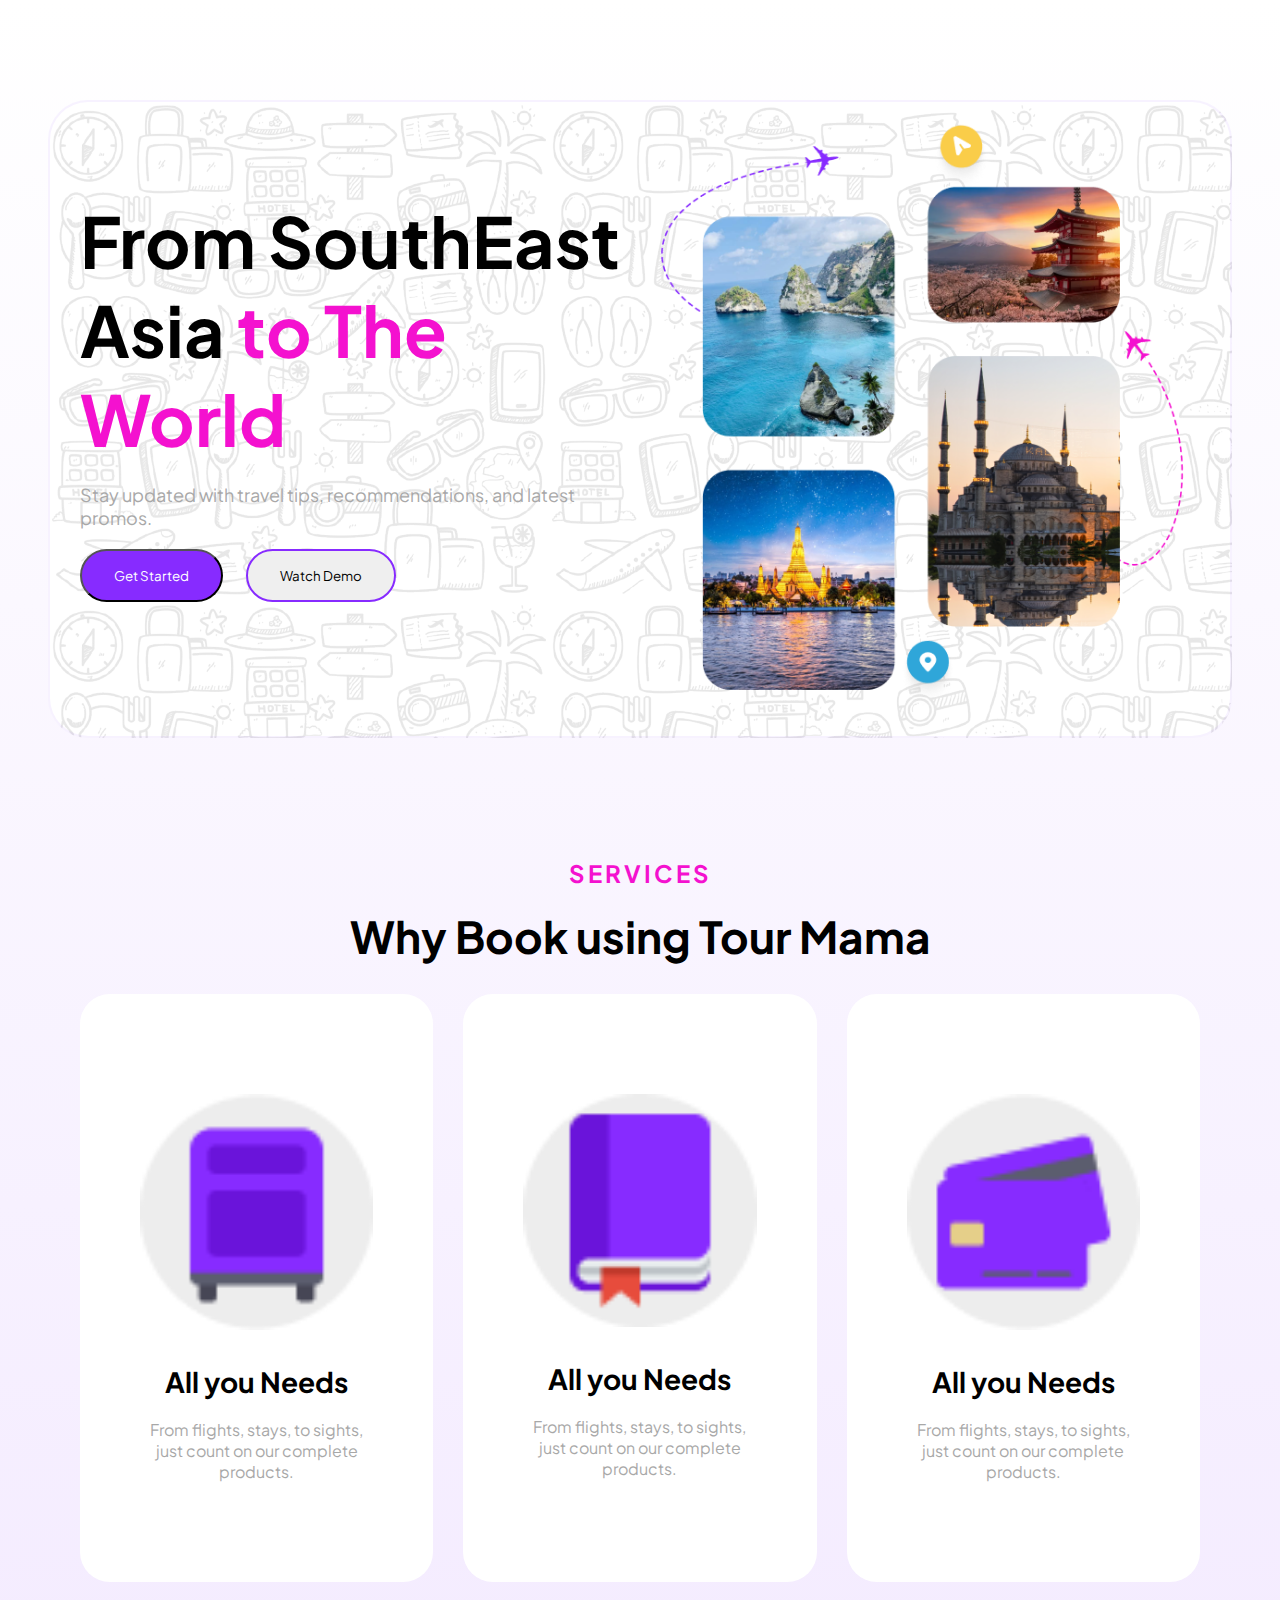
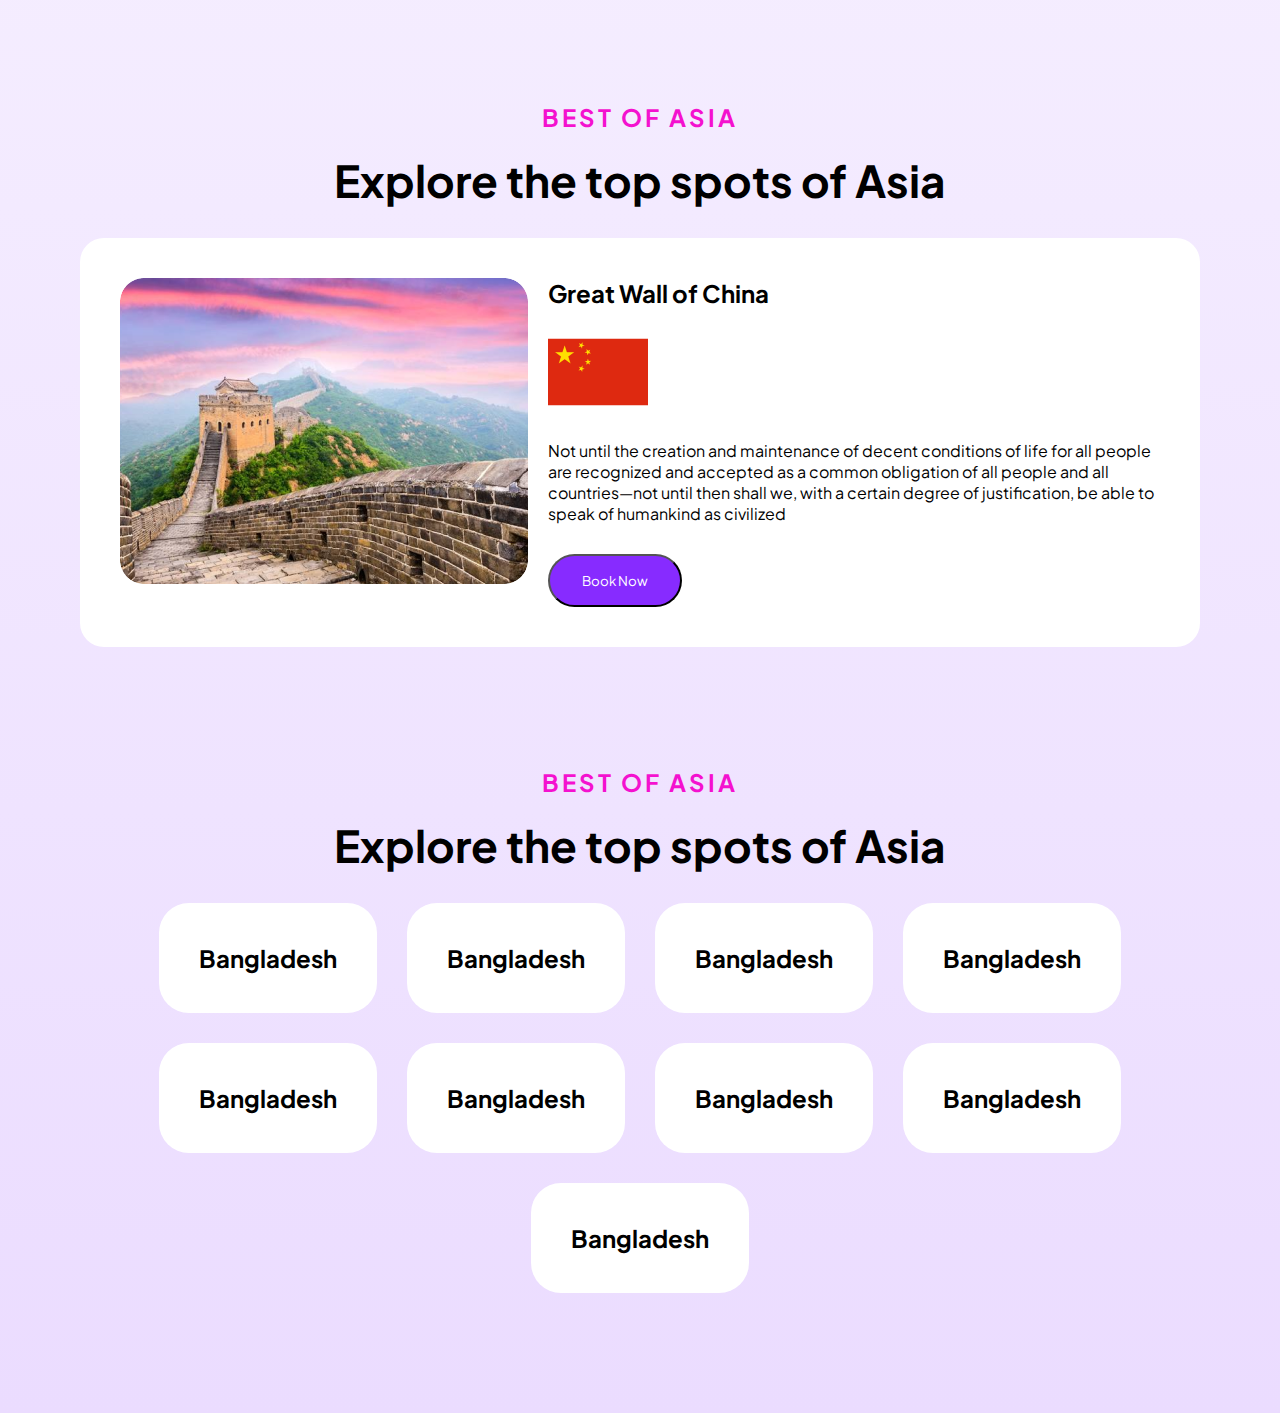
<file: index.html>
<!DOCTYPE html>
<html lang="en">
  <head>
    <meta charset="UTF-8" />
    <meta name="viewport" content="width=device-width, initial-scale=1.0" />

    <link rel="preconnect" href="https://fonts.googleapis.com" />
    <link rel="preconnect" href="https://fonts.gstatic.com" crossorigin />
    <link
      href="https://fonts.googleapis.com/css2?family=Plus+Jakarta+Sans:ital,wght@0,200..800;1,200..800&display=swap"
      rel="stylesheet"
    />
    <link rel="stylesheet" href="style/style.css" />
    <link rel="stylesheet" href="responsiv.css">

    <title>Tour MAMA | HOME</title>
  </head>
  <body>
    <div id="banner-container">
      <div id="banner">
        <!-- box 1  -->
        <div class="banner-content">
          <h1>From SouthEast Asia <span>to The World</span></h1>
          <p>
            Stay updated with travel tips, recommendations, and latest promos.
          </p>
          <div class="button-box">
            <button class="btn">Get Started</button>
            <button class="btn-white">Watch Demo</button>
          </div>
        </div>

        <!-- box 2  -->
        <div class="banner-image">
          <img src="images/hero.png" alt="banner-image" />
        </div>
      </div>
    </div>

    <div id="service-container">
      <div id="service">
        <div class="heading-content">
          <h4>Services</h4>
          <h2>Why Book using Tour Mama</h2>
        </div>
        <div id="service-card-container">
          <!-- card 1  -->
          <div class="service-card">
            <img src="images/bag.png" alt="" />
            <h2>All you Needs</h2>
            <p>
              From flights, stays, to sights, just count on our complete
              products.
            </p>
          </div>
          <!-- card 2  -->
          <div class="service-card">
            <img src="images/books.png" alt="" />
            <h2>All you Needs</h2>
            <p>
              From flights, stays, to sights, just count on our complete
              products.
            </p>
          </div>
          <!-- card 3  -->
          <div class="service-card">
            <img src="images/card.png" alt="" />
            <h2>All you Needs</h2>
            <p>
              From flights, stays, to sights, just count on our complete
              products.
            </p>
          </div>
        </div>
      </div>
    </div>

    <div id="story-container">
      <div id="story">
        <div class="heading-content">
          <h4>BEST OF ASIA</h4>
          <h2>Explore the top spots of Asia</h2>
        </div>
        <div id="story-card-container">
          <div class="story-card">
            <div class="story-image">
              <img src="images/chaina-wall.png" alt="" />
            </div>
            <div class="story-content">
              <h2>Great Wall of China</h2>
              <img src="images/chaina.png" alt="" />
              <p>
                Not until the creation and maintenance of decent conditions of
                life for all people are recognized and accepted as a common
                obligation of all people and all countries—not until then shall
                we, with a certain degree of justification, be able to speak of
                humankind as civilized
              </p>
              <button class="btn">Book Now</button>
            </div>
          </div>
        </div>
      </div>
    </div>

    <div id="country-container">
      <div id="country">
        <div class="heading-content">
          <h4>BEST OF ASIA</h4>
          <h2>Explore the top spots of Asia</h2>
        </div>
        <div id="country-card-container">
          <h2>Bangladesh</h2>
          <h2>Bangladesh</h2>
          <h2>Bangladesh</h2>
          <h2>Bangladesh</h2>
          <h2>Bangladesh</h2>
          <h2>Bangladesh</h2>
          <h2>Bangladesh</h2>
          <h2>Bangladesh</h2>
          <h2>Bangladesh</h2>
        </div>
      </div>
    </div>
  </body>
</html>
</file>
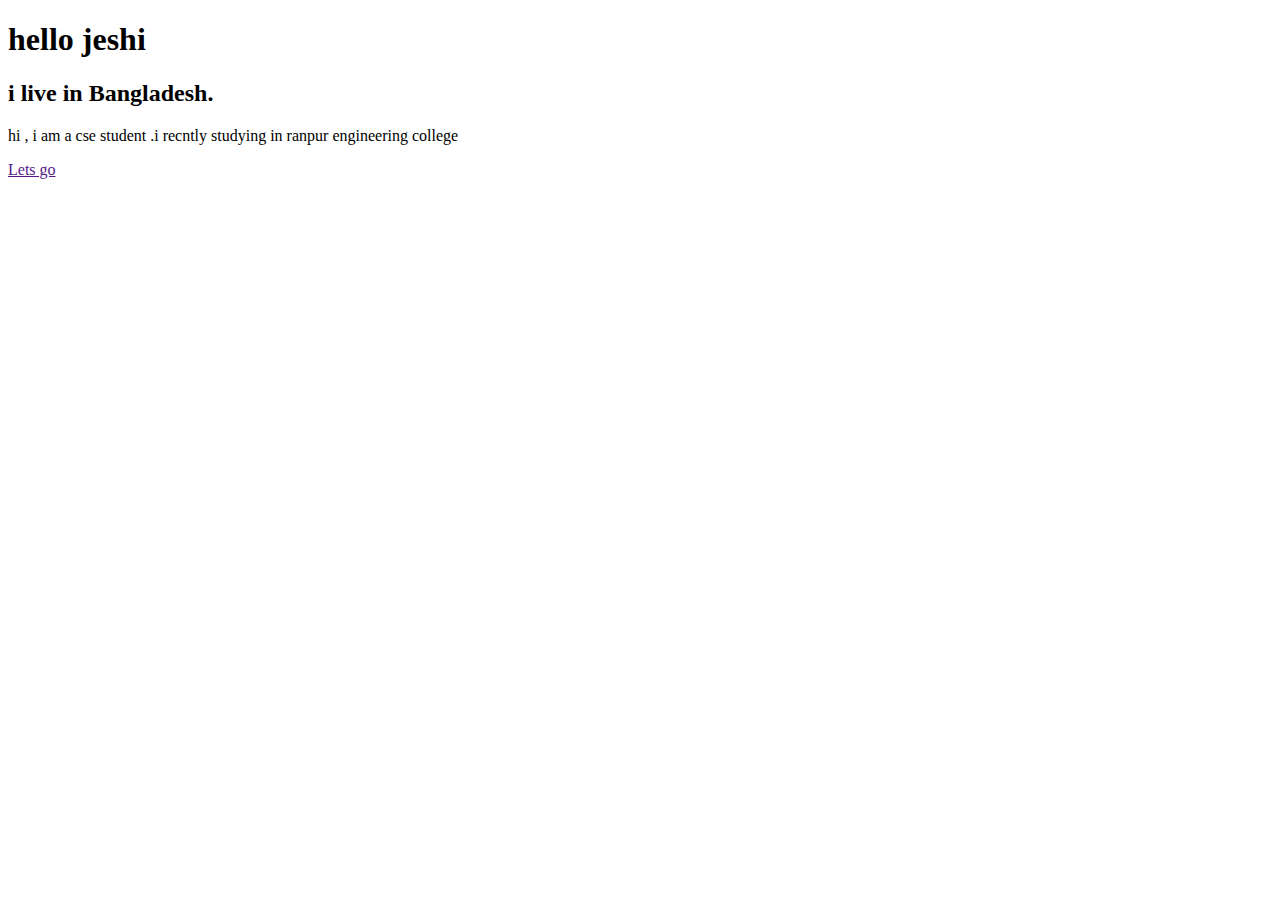
<file: my first website/index.html>
<!DOCTYPE html>
<html lang="en">
<head>
    <meta charset="UTF-8">
    <meta name="viewport" content="width=device-width, initial-scale=1.0">
    <title>Document</title>
</head>
<body>
    <h1> hello  jeshi </h2>
        <h2>i live in Bangladesh. </h2>
        <p> hi , i am a cse student .i recntly studying in
            ranpur engineering college
        </p>
        <a href="">Lets go</a>
</body>
</html>
</file>
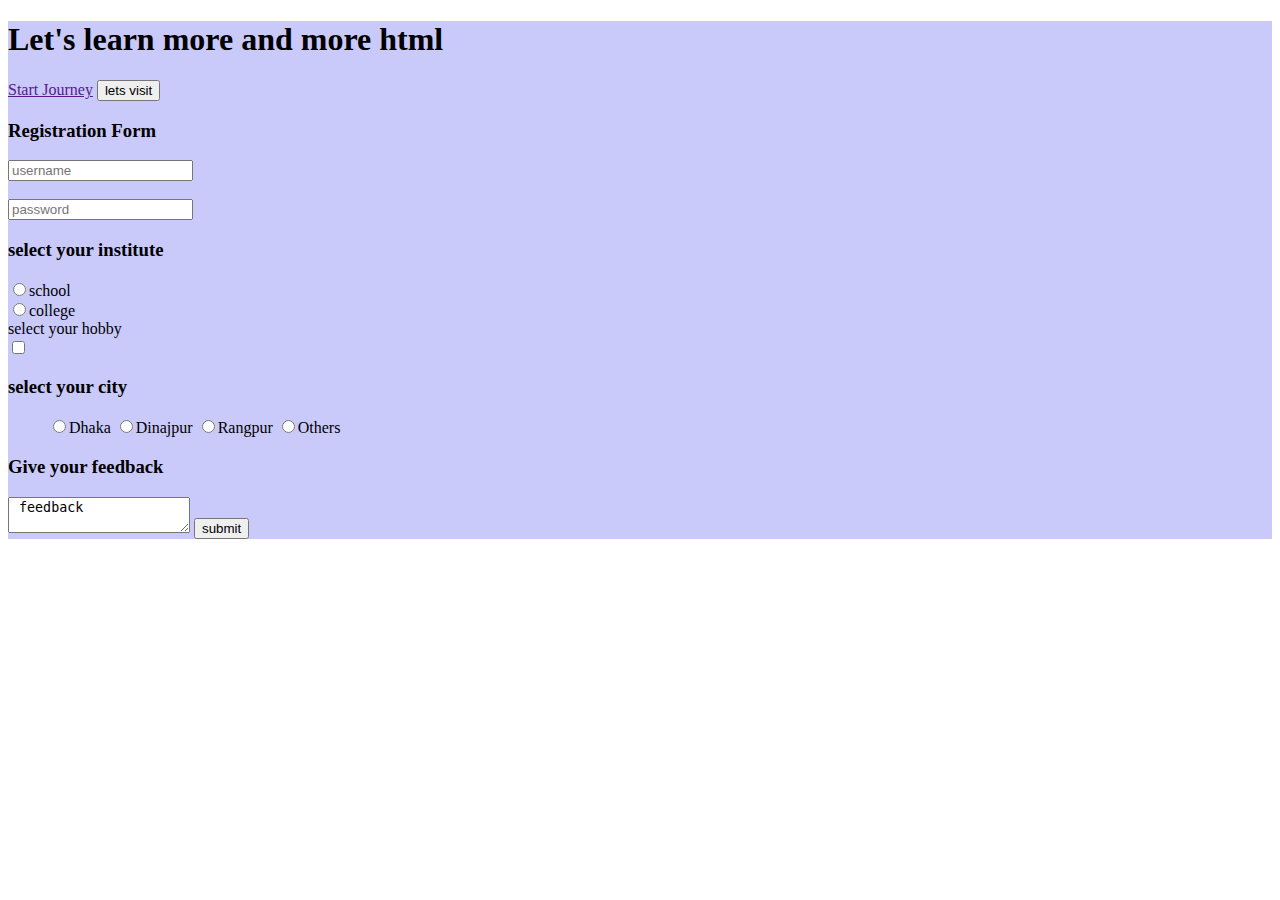
<file: My second website/index.html>
<!DOCTYPE html>
<html lang="en">
<head>
    <meta charset="UTF-8">
    <meta name="description" content="This is a page for learning"/>
    <meta name="keywords" content="html form div sementic">
    <meta name="auther" content=" Miftaul Jannat Jeshi">


    <meta name="viewport" content="width=device-width, initial-scale=1.0">
    <link rel="shortcut icon" href="Assets/home logo.png" type="image/x-icon">
    <title>My Second website</title>

</head>
<body>
    <div style="background-color: rgb(201, 201, 250);">
    <h1>Let's learn more and more html </h1>
    <a href="">Start Journey</a>
    <button>lets visit</button>
    <form action="/action.php">

        <h3>Registration Form</h3>
       <input type="text" placeholder="username">
       <br>
       <br>
       <input type="password" placeholder="password">
       <br>
       <h3>select your institute</h3>
       <label for="101">
       <input type="radio" value="school" name="school" id="101">school
       </label>
       <br>
       <label for="102">
       <input type="radio" value="college" name="college" id="102">college
       </label>
       <div>
        <labal for="">select your hobby</labal><br>
        <input type="checkbox"
       </div>
       <h3>select your city</h3> 
       <ul>
        <input type="radio" value="Dhaka" name="Dhaka" id="101">Dhaka
         <input type="radio" value="Dinajpur" name="Dinajpur" id="102">Dinajpur
         <input type="radio" value="Rangpur" name="Rangpur=" id="103">Rangpur
         <input type="radio" value="Others" name="Others" id="104">Others
       </ul>
       <h3>Give your feedback</h3>
       <textarea name="feedback" placeholder="please give your feedback"> feedback</textarea>
       
       <input type="submit" value="submit">



    </form>
    </div>
</body>
</html>
</file>
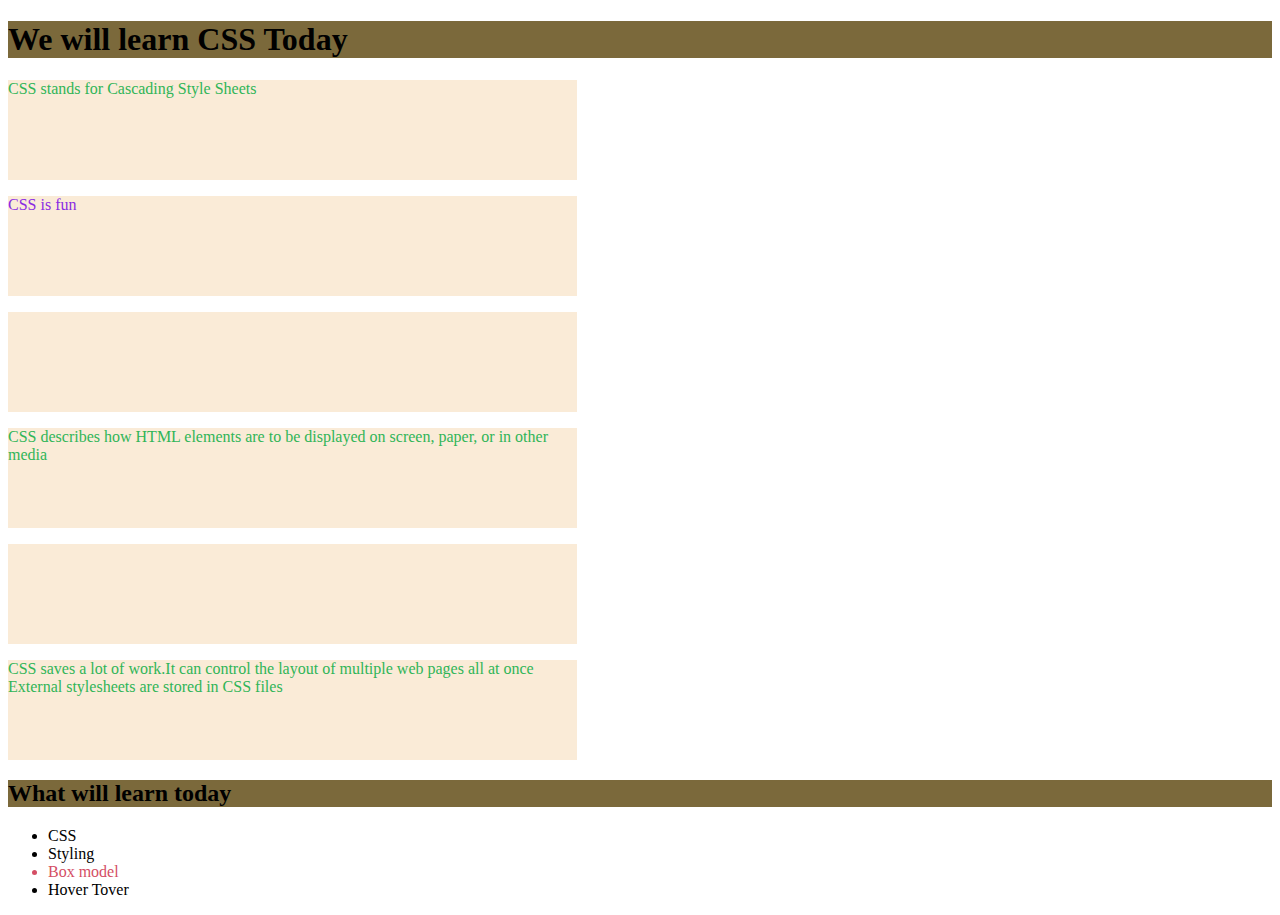
<file: My third website/index.html>
<!DOCTYPE html>
<html lang="en">
<head>
    <meta charset="UTF-8">
    <meta name="viewport" content="width=device-width,
     initial-scale=1.0">
    <title>Learn CSS | Home</title>
    <!-- internal/embedded -->
    <style>
        /* tag select */
       p {
        color:rgb(48, 181, 88);
        background-color: antiquewhite;
        width:45%;
        height:100px;
       } 
       #special-property {
        color: blueviolet;
       }
       /* class diye select korsi */
       .blue {
        color:rgb(212, 78, 100);
       }
       .underline {
        text-decoration: underline;
       }
       
       .underline span {
        color: blue;
       }
       h1,
       h2 {
        background-color: rgb(123, 105, 59);
       }
     


    </style>
</head>
<body>
    <!--inline style-->
    <h1>We will learn CSS Today</h1>
    <p>CSS stands for Cascading Style Sheets</p>
    <p id="special-property">CSS is fun</p>
    <p class="blue underline">
    <p>CSS describes how HTML <span>elements are to be displayed</span> on screen, paper, or in other media</p>
    <p class="blue"> 
    <p>CSS saves a lot of work.<span>It can control the layout</span>  of multiple web pages all at once
External stylesheets are stored in CSS files</p>
<h2>What will learn today</h2>
<ul>
    <li>CSS</li>
    <li>Styling</li>
    <li class="blue">Box model</li>
    <li>Hover Tover</li>

</ul>
</body>
</html>
</file>
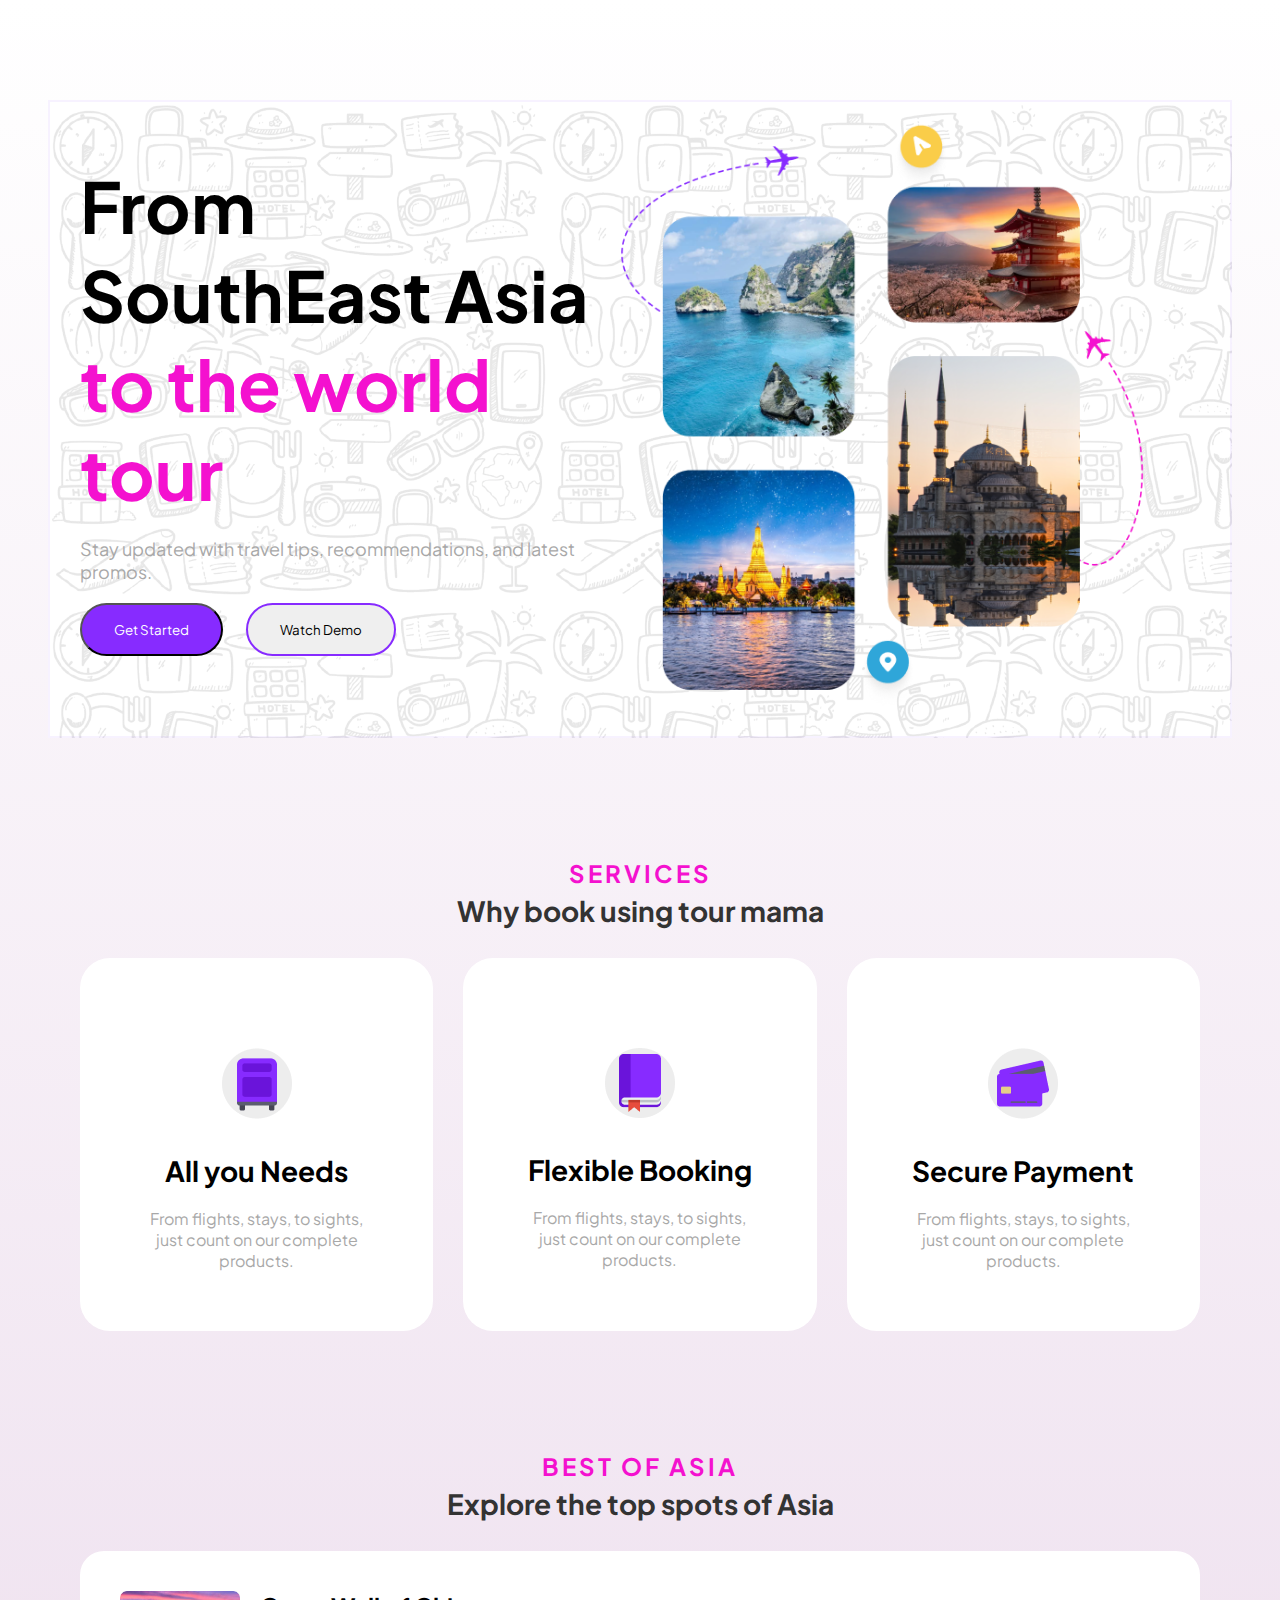
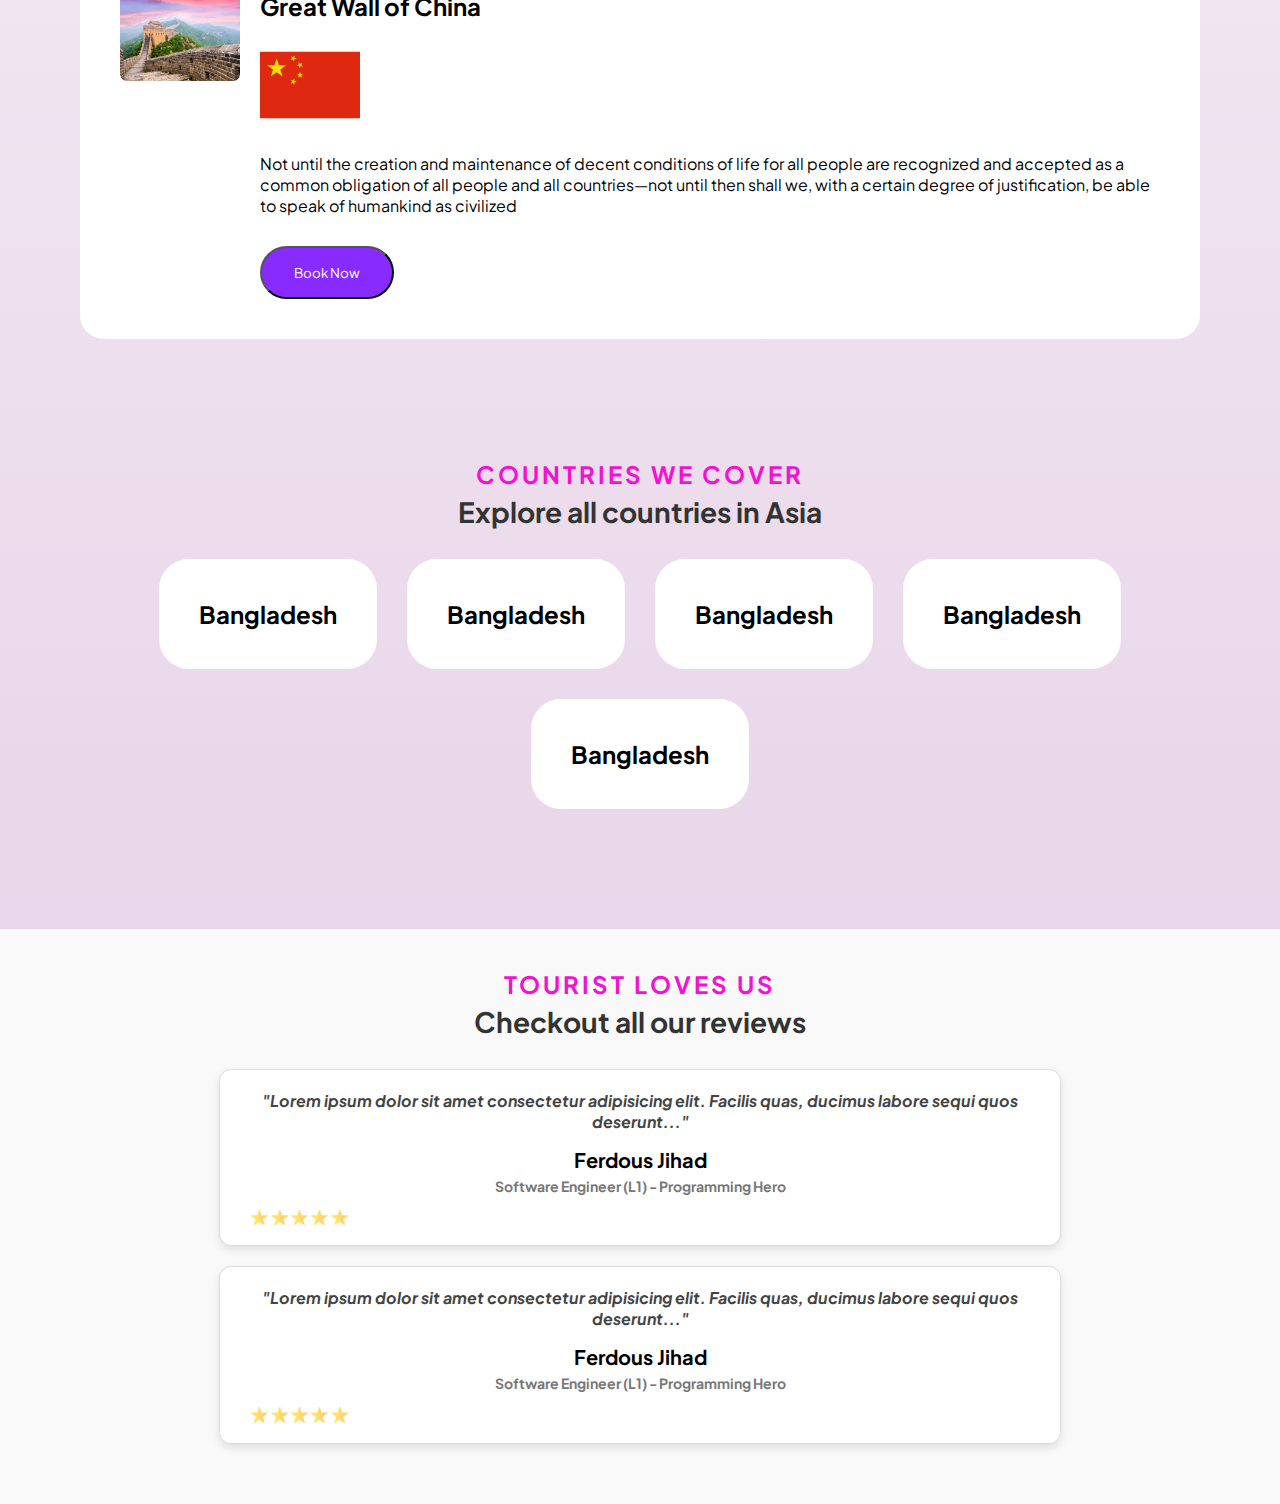
<file: tour-mama-code/index.html>
<!DOCTYPE html>
<html lang="en">
  <head>
    <meta charset="UTF-8" />
    <meta name="viewport" content="width=device-width, initial-scale=1.0" />
    <link rel="preconnect" href="https://fonts.googleapis.com" />
    <link rel="preconnect" href="https://fonts.gstatic.com" crossorigin />
    <link
      href="https://fonts.googleapis.com/css2?family=Plus+Jakarta+Sans:ital,wght@0,200..800;1,200..800&display=swap"
      rel="stylesheet"
    />
    <link rel="stylesheet" href="style.css" />
    <title>Tour Mama | Home</title>
  </head>
  <body>
    <div id="banner-container">
      <div id="banner">
        <!-- box 1 -->
        <div class="banner-content">
          <h1>From SouthEast Asia <span> to the world tour</span></h1>
          <p>
            Stay updated with travel tips, recommendations, and latest promos.
          </p>
          <div class="button-box"></div>
          <button class="btn">Get Started</button>
          <button class="btn-white">Watch Demo</button>
        </div>

        <!-- box 2 -->
        <div class="banner-image">
          <img src="images/hero.png" alt="banner-image" />
        </div>
      </div>
    </div>

    <div id="service-container">
      <div id="service">
        <div class="heading-content">
          <h4>Services</h4>
          <h2>Why book using tour mama</h2>
        </div>
        <div id="service-card-container">
          <!-- card-1 -->
          <div class="service-card">
            <img src="images/bag.png" alt="" />
            <h2>All you Needs</h2>
            <p>
              From flights, stays, to sights, just count on our complete
              products.
            </p>
          </div>
          <!-- card-2 -->
          <div class="service-card">
            <img src="images/books.png" alt="" />
            <h2>Flexible Booking</h2>
            <p>
              From flights, stays, to sights, just count on our complete
              products.
            </p>
          </div>
          <!-- card -3 -->
          <div class="service-card">
            <img src="images/card.png" alt="" />
            <h2>Secure Payment</h2>
            <p>
              From flights, stays, to sights, just count on our complete
              products.
            </p>
          </div>
        </div>
      </div>
    </div>

    <div id="story-container">
      <div id="story">
        <div class="heading-content">
          <h4>BEST OF ASIA</h4>
          <h2>Explore the top spots of Asia</h2>
        </div>
        <div id="story-card-contsiner">
          <div class="story-card">
            <div class="story-image">
              <img src="images/chaina-wall.png"alt=""/>
            </div>
            <div class="story-content">
              <h2>Great Wall of China</h2>
              <img src="images/chaina.png" alt=""/>
              <p>Not until the creation and maintenance of decent conditions of life for all people are recognized and accepted as a common obligation of all people and all countries—not until then shall we,
with a certain degree of justification, be able to speak of humankind as civilized</p>
<button class="btn">Book Now</button>
            </div>
          </div>
          
          </div>
        </div>
      </div>

     <div id="country-container">
      <div id="country">
        <div class="heading-content">
          <h4>COUNTRIES WE COVER</h4>
          <h2>Explore all  countries in Asia</h2>
        </div>
        <div id="country-card-container">
          <h2>Bangladesh</h2>
         <h2>Bangladesh</h2>
          <h2>Bangladesh</h2>
          <h2>Bangladesh</h2>
          <h2>Bangladesh</h2>
        </div>
      </div>
     </div>
    <div id="reviews-container">
  <div class="heading-content">
    <h4>TOURIST LOVES US </h4>
    <h2>Checkout all our reviews</h2>
  </div>

  <!-- Review 1 -->
  <div class="review-card">
    <h4 class="review-text">
      "Lorem ipsum dolor sit amet consectetur adipisicing elit. Facilis quas, ducimus labore sequi quos deserunt..."
    </h4>
    <h2 class="reviewer-name">Ferdous Jihad</h2>
    <h4 class="reviewer-role">Software Engineer (L1) - Programming Hero</h4>
    <div class="story-image">
      <img src="images/star-reviews.png" alt="stars">
    </div>
  </div>

  <!-- Review 2 -->
  <div class="review-card">
    <h4 class="review-text">
      "Lorem ipsum dolor sit amet consectetur adipisicing elit. Facilis quas, ducimus labore sequi quos deserunt..."
    </h4>
    <h2 class="reviewer-name">Ferdous Jihad</h2>
    <h4 class="reviewer-role">Software Engineer (L1) - Programming Hero</h4>
    <div class="story-image">
      <img src="images/star-reviews.png" alt="stars">
    </div>
  </div>
</div>

      </div>
     </div>
    </div>
  </body>
</html>
</file>
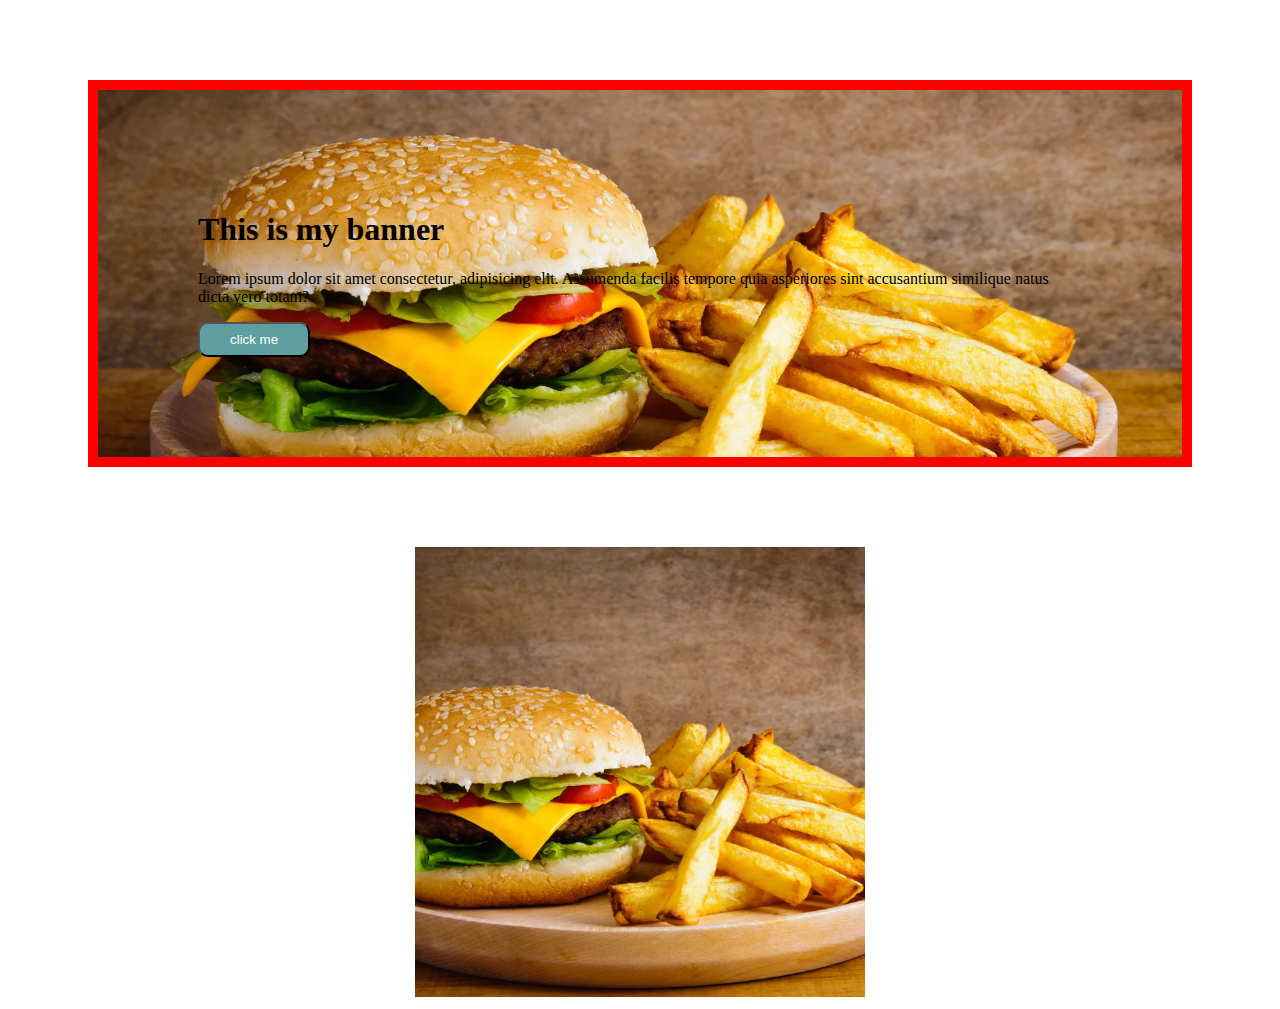
<file: banner.html>
<!DOCTYPE html>
<html lang="en">
  <head>
    <meta charset="UTF-8" />
    <meta name="viewport" content="width=device-width, initial-scale=1.0" />
    <title>Banner</title>
    <style>
        #banner{
            background-color: blanchedalmond;
            background-image:url("image/Burger pic.webp");
            background-size:cover;
            background-position:center;
            background-repeat: no-repeat;
            /* margin,padding,border,width,height */
            /* box model style */
            margin-top:80px;
            margin-left:80px;
            margin-bottom: 80px;
            margin-right:80px;

            padding:100px;
            border-color:red;
            border-style:solid;
            border-width:10px;
            /* width:400px;
            height:500px; */

        }
        button{
            padding-right:30px;
            padding-left:30px;
            padding-top: 8px;
            padding-bottom:8px;
            border-width: 2px;
            background-color: cadetblue;
            color: white;
            border-radius:10px;
            cursor:pointer;

        }
        button:hover{
            background-color: brown;
        }
        #my-image{
            width:450px;
            height:450px;
            object-fit:cover;
        }
        #image-box{
           text-align:center; 
        }
    </style>
  </head>
  <body>
    <div id="banner">
      <h1>This is my banner</h1>
      <p>
        Lorem ipsum dolor sit amet consectetur, adipisicing elit. Assumenda
        facilis tempore quia asperiores sint accusantium similique natus dicta
        vero totam?
      </p>
        <button>click me</button>
    
    </div>
    <div id="image-box">
        <img  id="my-image"src="image/Burger pic.webp" alt="">
    </div>
  </body>
</html>
</file>
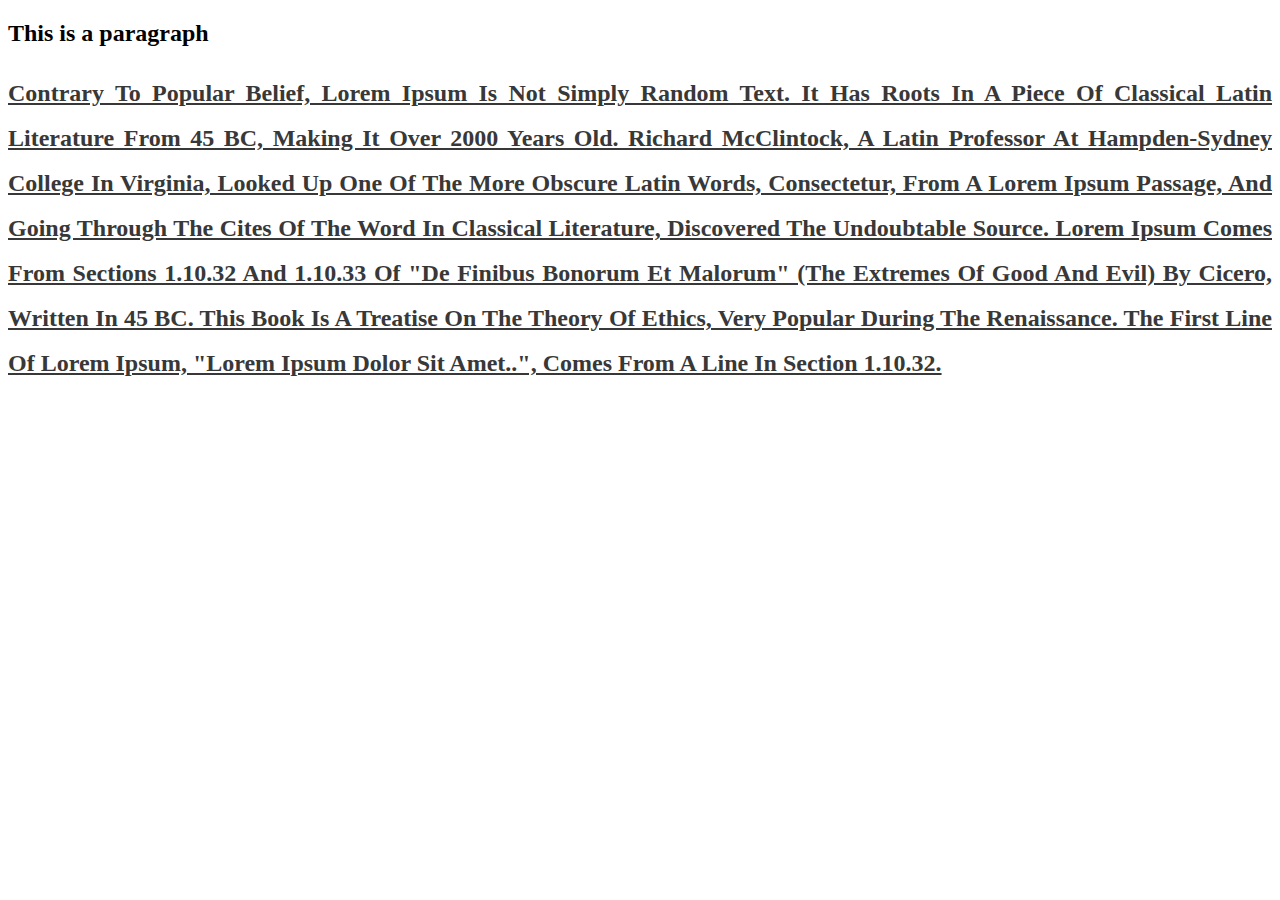
<file: text.html>
<!DOCTYPE html>
<html lang="en">
  <head>
    <meta charset="UTF-8" />
    <meta name="viewport" content="width=device-width, initial-scale=1.0" />
    <title>Text styling | sheet</title>
    <style>
        #text{
            font-size:24px;
            font-weight: bold;
            color:#383838;
            text-align:justify;
            text-decoration:underline;
            text-transform:capitalize;
            line-height:45px;
            font-family:"Segoe Print";
            
        }
    </style>
  </head>
  <body>
    <h2>This is a paragraph</h2>
    <p id="text">
      Contrary to popular belief, Lorem Ipsum is not simply random text. It has
      roots in a piece of classical Latin literature from 45 BC, making it over
      2000 years old. Richard McClintock, a Latin professor at Hampden-Sydney
      College in Virginia, looked up one of the more obscure Latin words,
      consectetur, from a Lorem Ipsum passage, and going through the cites of
      the word in classical literature, discovered the undoubtable source. Lorem
      Ipsum comes from sections 1.10.32 and 1.10.33 of "de Finibus Bonorum et
      Malorum" (The Extremes of Good and Evil) by Cicero, written in 45 BC. This
      book is a treatise on the theory of ethics, very popular during the
      Renaissance. The first line of Lorem Ipsum, "Lorem ipsum dolor sit
      amet..", comes from a line in section 1.10.32.
    </p>
  </body>
</html>
</file>
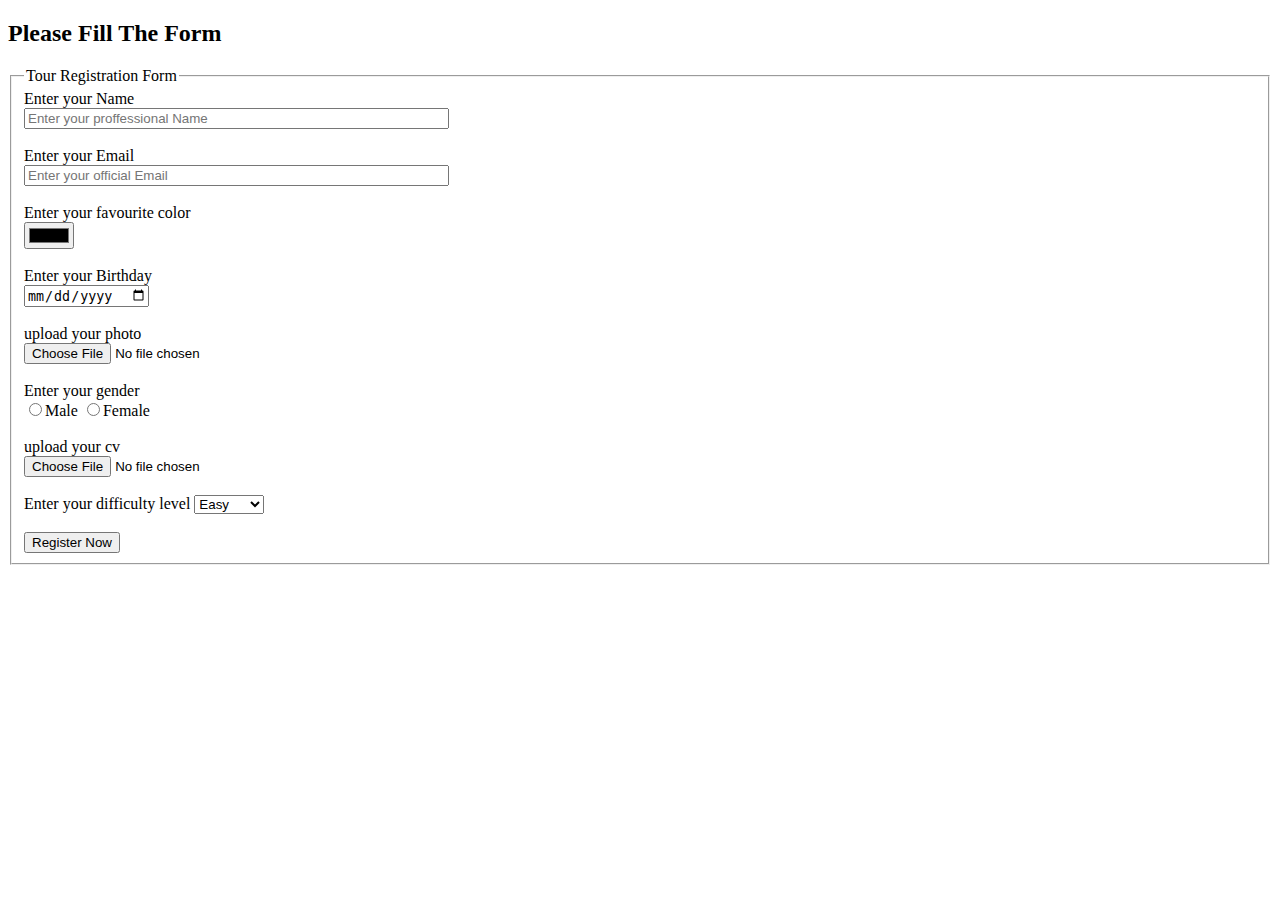
<file: My second website/tour-registration-form.html>
<!DOCTYPE html>
<html lang="en">
<head>
    <meta charset="UTF-8">
    <meta name="description" content="This is a page for learning"/>
    <meta name="keywords" content="html form div sementic">
    <meta name="auther" content=" Miftaul Jannat Jeshi">


    <meta name="viewport" content="width=device-width, initial-scale=1.0">
    <link rel="shortcut icon" href="Assets/home logo.png" type="image/x-icon">
    <title>Tour Registration  Form</title>

</head>
<body>
   <h2>Please Fill The Form</h2>
   <form action="">
    <fieldset> 
        <legend> Tour Registration Form</legend>

        <div class="input">
            <label for="">Enter your Name </label>
            <br />
            <input placeholder="Enter your proffessional Name" 
            type="text"
             name="name"
              id="input-name"
            size="50"
            required/>
            </div>
            <br>
            <div>
            <div class="input">
            <label for="">Enter your Email </label>
            <br />
            <input placeholder="Enter your official Email" 
            type="email"
             name="email"
              id="input-email"
            size="50"
            required/>
         </div>
         <br>
         
         <div>
            <div class="input">
            <label for="">Enter your favourite color</label>
            <br />
            <input placeholder="Enter your color" 
            type="color"
             name="company"
              id="input-color"
            size="50"
            required
           />
         </div>
         <br>
          <div>
            <div class="input">
            <label for="">Enter your Birthday</label>
            <br />
            <input placeholder="Enter your Birthday" 
            type="date"
             name="birthday"
              id="input-birtday"
            
            required
           />
         </div>
         <br>
         <div>
            <div class="input">
            <label for="">upload your photo</label>
            <br />
            <input  type="file"
             name="photo"
              id="input-photo"
            
            required
           />
         </div><br>
          <div>
            <div class="input">
            <label for="">Enter your gender</label>
            <br />
            <input  type="radio" name="gender" id=""/>Male
              <input type="radio" name="gender" id=""/>Female
    
         </div><br>
         <div>
            <div class="input">
            <label for="">upload your cv</label>
            <br />
            <input  type="file" name="cv" id=" input-cv"/>
             
         </div>
         <br>
          <div>
            <div class="input">
            <label for="">Enter your difficulty level</label>
            <select name="" id="" required>
                <option value="">Easy</option>
                <option value="">Medium</option>
                <option value="">Hard</option>
            </select>
            </div>
         <div><br>
            <input type="submit" value="Register Now"/>
         </div>
    </fieldset>
   </form>       

</body>
</html>
</file>
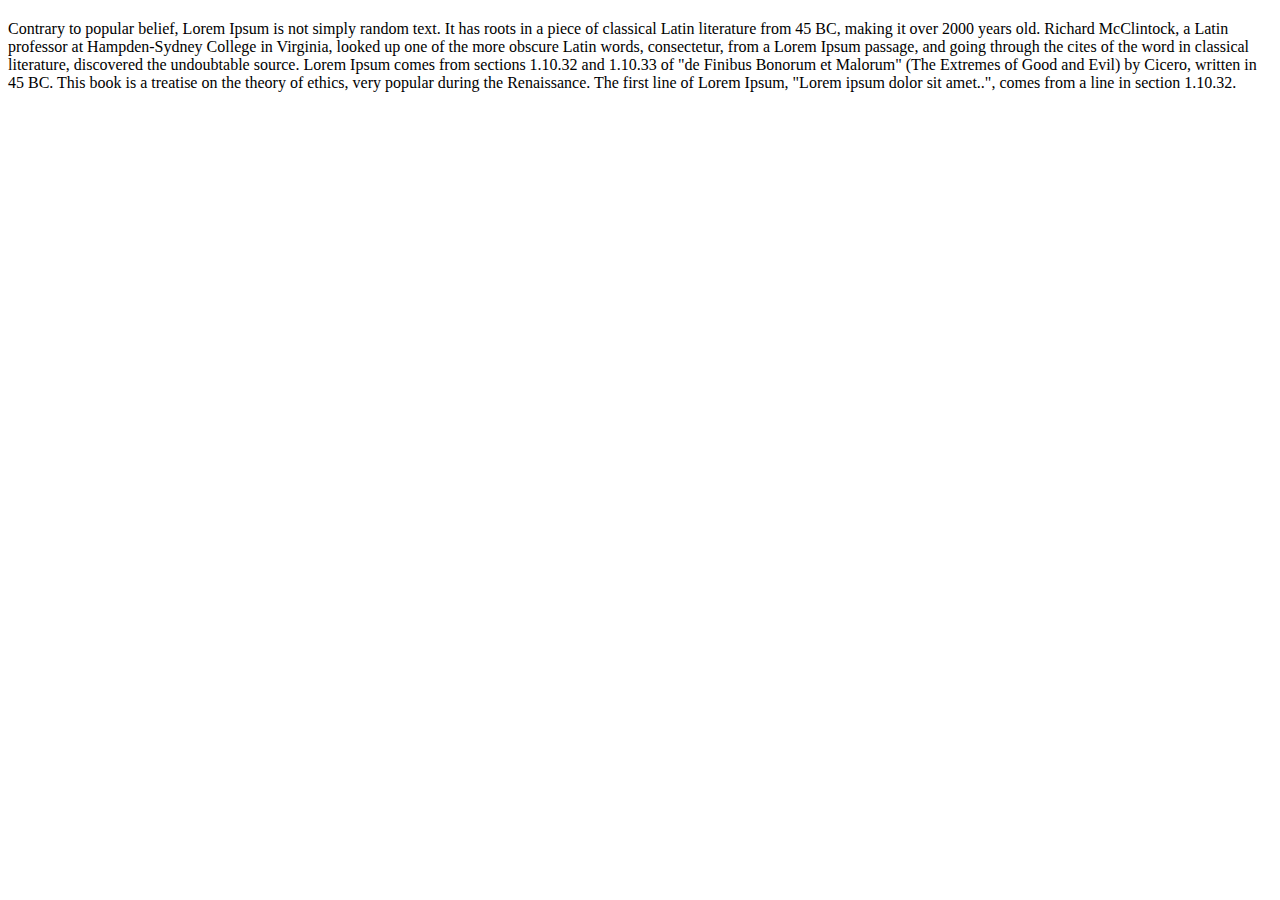
<file: My third website/text.html>
<!DOCTYPE html>
<html lang="en">
<head>
    <meta charset="UTF-8">
    <meta name="viewport" content="width=device-width, initial-scale=1.0">
    <title>Text styling | sheet</title>
</head>
<body>
    <h2></h2>
    <p>
          Contrary to popular belief, 
          Lorem Ipsum is not simply random
           text. It has roots in a piece of 
           classical Latin literature from 45 BC,
            making it over 2000 years old.
             Richard McClintock,
            a Latin professor at 
              Hampden-Sydney College in Virginia, 
              looked up one of the more obscure Latin words, consectetur, from a Lorem Ipsum passage,
               and going through the cites of the word in classical literature, discovered the undoubtable source. 
               Lorem Ipsum comes from sections 1.10.32 and 1.10.33 of "de Finibus Bonorum et Malorum" (The Extremes of Good and Evil) by Cicero,
                written in 45 BC. This book
                is a treatise on the theory of ethics, 
               very popular during the Renaissance. The first line of Lorem Ipsum, "Lorem ipsum dolor sit amet..", comes
                from a line in section 1.10.32.
    </p>
</body>
</html>
</file>
<file: style/style.css>
* {
  font-family: "Plus Jakarta Sans", sans-serif;
  margin: 0;
  padding: 0;
  box-sizing: 1200px;
}
body {
  min-height: 100vh;
  background-image: linear-gradient(#ffffff, #ebdcff);
}
img{
  width:100%;
}

.btn {
  background-color: #872bff;
  border-radius: 30px;
  padding: 16px 32px;
  color: white;
  cursor: pointer;
  margin-right: 20px;
}

.btn-white {
  /* background-color: #872bff; */
  border: 2px solid #872bff;
  border-radius: 30px;
  padding: 16px 32px;
  /* color: white; */
  cursor: pointer;
  margin-right: 20px;
}

.heading-content {
  text-align: center;
}
.heading-content h4 {
  color: #f411cf;
  font-weight: bold;
  font-size: 24px;
  letter-spacing: 3px;
  text-transform: uppercase;
  margin-bottom: 20px;
}
.heading-content h2 {
  font-weight: bold;
  font-size: 44px;
  margin-bottom: 30px;
}

#banner {
  /* margin-top: 100px;
  margin-bottom: 120px;
  margin-right: auto;
  margin-left: auto; */
  /*          TB    L-R */
  /* margin: 100px 50px;  */
  /*           T     R    B    L   */
  /* margin: 100px 10px 25px 50px; */

  margin: 100px auto 120px auto;

  border: 2px solid #872bff10;
  border-radius: 40px;

  padding: 20px 30px;
  background-image: url("../images/hero-bg.png");

  width: 87.5%;

  display: flex;
  justify-content: space-between;
  align-items: center;

  background-color: white;
}

.banner-content {
  width: 50%;
}
.banner-content * {
  margin-bottom: 20px;
}

.banner-content h1 {
  font-size: 70px;
  font-weight: bold;
}

.banner-content p {
  font-weight: medium;
  font-size: 18px;
  color: #a8a8a8;
}

.banner-content h1 span {
  color: #f411cf;
}
.banner-image {
  width: 50%;
}

.banner-image img {
  width: 600px;
}

#service,
#story,
#country {
  width: 87.5%;
  margin: 0px auto 120px auto;
}
#service-card-container {
  display: flex;
  justify-content: space-between;
  gap: 30px;
}
.service-card {
  background-color: white;
  padding: 100px 60px;
  text-align: center;
  max-width: 350px;
  border-radius: 30px;
}
.service-card img {
  margin-bottom: 30px;
}
.service-card h2 {
  font-weight: semibold;
  font-size: 28px;
  margin-bottom: 20px;
}

.service-card p {
  color: #a8a8a8;
}

.story-card {
  background-color: white;
  padding: 40px;
  border-radius: 24px;
  display: flex;
  gap: 20px;
}
.story-content{
  width:60%;
}
.story-image{
  width:40%;
}
.story-content img {
  width:100px;
}

.story-content h2,
.story-content p,
.story-content img {
  margin-bottom: 30px;
}

#country-card-container {
  display: flex;
  gap: 30px;
  flex-wrap: wrap;
  justify-content: center;
}
#country-card-container h2 {
  background-color: white;
  padding: 40px;
  border-radius: 30px;
}
</file>
<file: responsiv.css>
/* laptop device */
@media screen and (max-width: 1200px) {
    
.banner-content h1 {
  font-size: 48px;
  
}
.service-card {
  
  padding: 80px 20px;

}
.story-image img{
    height: 100%;
    object-fit: cover;
    border-radius: 30px;
}

  }


/* tablet user */
@media screen and (max-width: 1024px) {
    #banner {
 flex-direction: column-reverse;
  
}
.banner-content {
  width: 100%;
}
.banner-image {
  width: 100%;
}
#service-card-container{
    flex-direction: column;

}
.service-card {
    max-width:100% ;
}
.story-card{
    flex-direction: column;
}
.story-content{
  width:100%;
}
.story-image{
  width:40%;
}

}

/* mobile device */
@media screen and (max-width: 640px) {
    .btn,
    .btn-white{
        padding:12px 20px;
    }
    .banner-content  {
        text-align: center;
    }
    .banner-content h1 {
  font-size: 48px;
  
}
.heading-content h2{
    font-size: 32px;;
}
#country-card-container {
    flex-direction: column;
}
#country-card-container h2 {
    text-align: center;
}
}
</file>
<file: tour-mama-code/style.css>
* {
  font-family: "Plus Jakarta Sans", sans-serif;
  margin: 0;
  padding: 0;
}
body {
  min-height: 100vh;
  background-image: linear-gradient(#ffffff, #e3cce4);
}
.btn{
  background-color:#872bff ;
  border-radius: 30px;
  padding:16px 32px;
  color: white;
  cursor: pointer;
  margin-right:20px
}
.btn-white{
/* background-color:#872bff ; */
border:2px solid #872bff;
  border-radius: 30px;
  padding:16px 32px;
  /* color: white; */
  cursor: pointer;
  margin-right:20px
}

.heading-content{
  text-align: center;

}
.heading-content h4{
color:#f411cf;
font-weight: bold;
font-size: 24px;
letter-spacing:3px;
text-transform: uppercase;
margin-bottom:20px;
}
.heading-content h2{
  font-weight: bold;
  font-size:44px;
  margin-bottom:30px;
}
#banner {
  /* margin-top: 100px;
  margin-bottom: 120px;
  width: 600px;
  background-color: rgb(232, 195, 150);
  margin-left: auto;
  margin-right: auto; */
                /* top   right  bottom  left */
  /* margin : 100px,   10px, 25px,  50px;  */
  margin: 100px auto 120px  auto;

  border:2px solid #872bff10;
  padding:20px 30px;
  background-image:url("../images/hero-bg.png");

  display: flex;
  justify-content: space-between;
  align-items: center;
  
  width: 87.5%;
  background-color: white;


}
.banner-content{
  width: 60%;
}
.banner-content *{
  margin-bottom: 20px;
}

.banner-content h1{
font-size: 70px;
font-weight: bold;
}

.banner-content p {
  font-weight: medium;
  font-size: 18px;
  color: #a8a8a8;
}

.banner-content h1 span{
  color:#f411cf;
}

.banner-image img{
  width:600px;

}


#service ,#story,
#country
{
  width:87.5%;
  margin: 0px auto 120px auto;

}
#service-card-container{
  display: flex;
  justify-content:space-between;
  gap:30px;


}
.service-card{
  background-color: white;
  padding:60px;
  text-align: center;
  width: 320px;
  border-radius: 30px;

}
.service-card img{
  margin:30px;
}
.service-card h2{
  font-weight: semibold;
  font-size: 28px;
  margin-bottom:20px;

}
.service-card p{
  color:#A8A8A8;
}
.story-card{
  background-color: white;
  padding:40px;
  border-radius:24px;
  display:flex;
  gap:20px;
}
.story-content h2,
.story-content p,
.story-content img{

  margin-bottom: 30px;
}
#country-card-container{
  display: flex;
  gap: 30px;
  flex-wrap:wrap;
  justify-content: center;

}
#country-card-container h2{
  background-color: white;
  padding:40px;
  border-radius: 30px;

}
#reviews-container {
  text-align: center;
  padding: 40px;
  background: #f9f9f9; /* light background */
}

.heading-content h4 {
  color:#f411cf;
  font-weight: bold;
  margin-bottom: 5px;
}

.heading-content h2 {
  font-size: 28px;
  margin-bottom: 30px;
  color: #333;
}

.review-card {
  background: white;
  border: 1px solid #ddd;
  border-radius: 12px;
  padding: 20px;
  margin: 20px auto;
  max-width: 800px;
  box-shadow: 0px 4px 8px rgba(0,0,0,0.1);
  text-align: center;
}

.review-text {
  font-size: 16px;
  font-style: italic;
  color: #444;
  margin-bottom: 15px;
}

.reviewer-name {
  font-size: 20px;
  font-weight: bold;
  margin-bottom: 5px;
}

.reviewer-role {
  font-size: 14px;
  color: #777;
  margin-bottom: 15px;
}

.story-image img {
  width: 120px; /* adjust star image size */
  display: flex;
  align-items: end;
}
</file>
